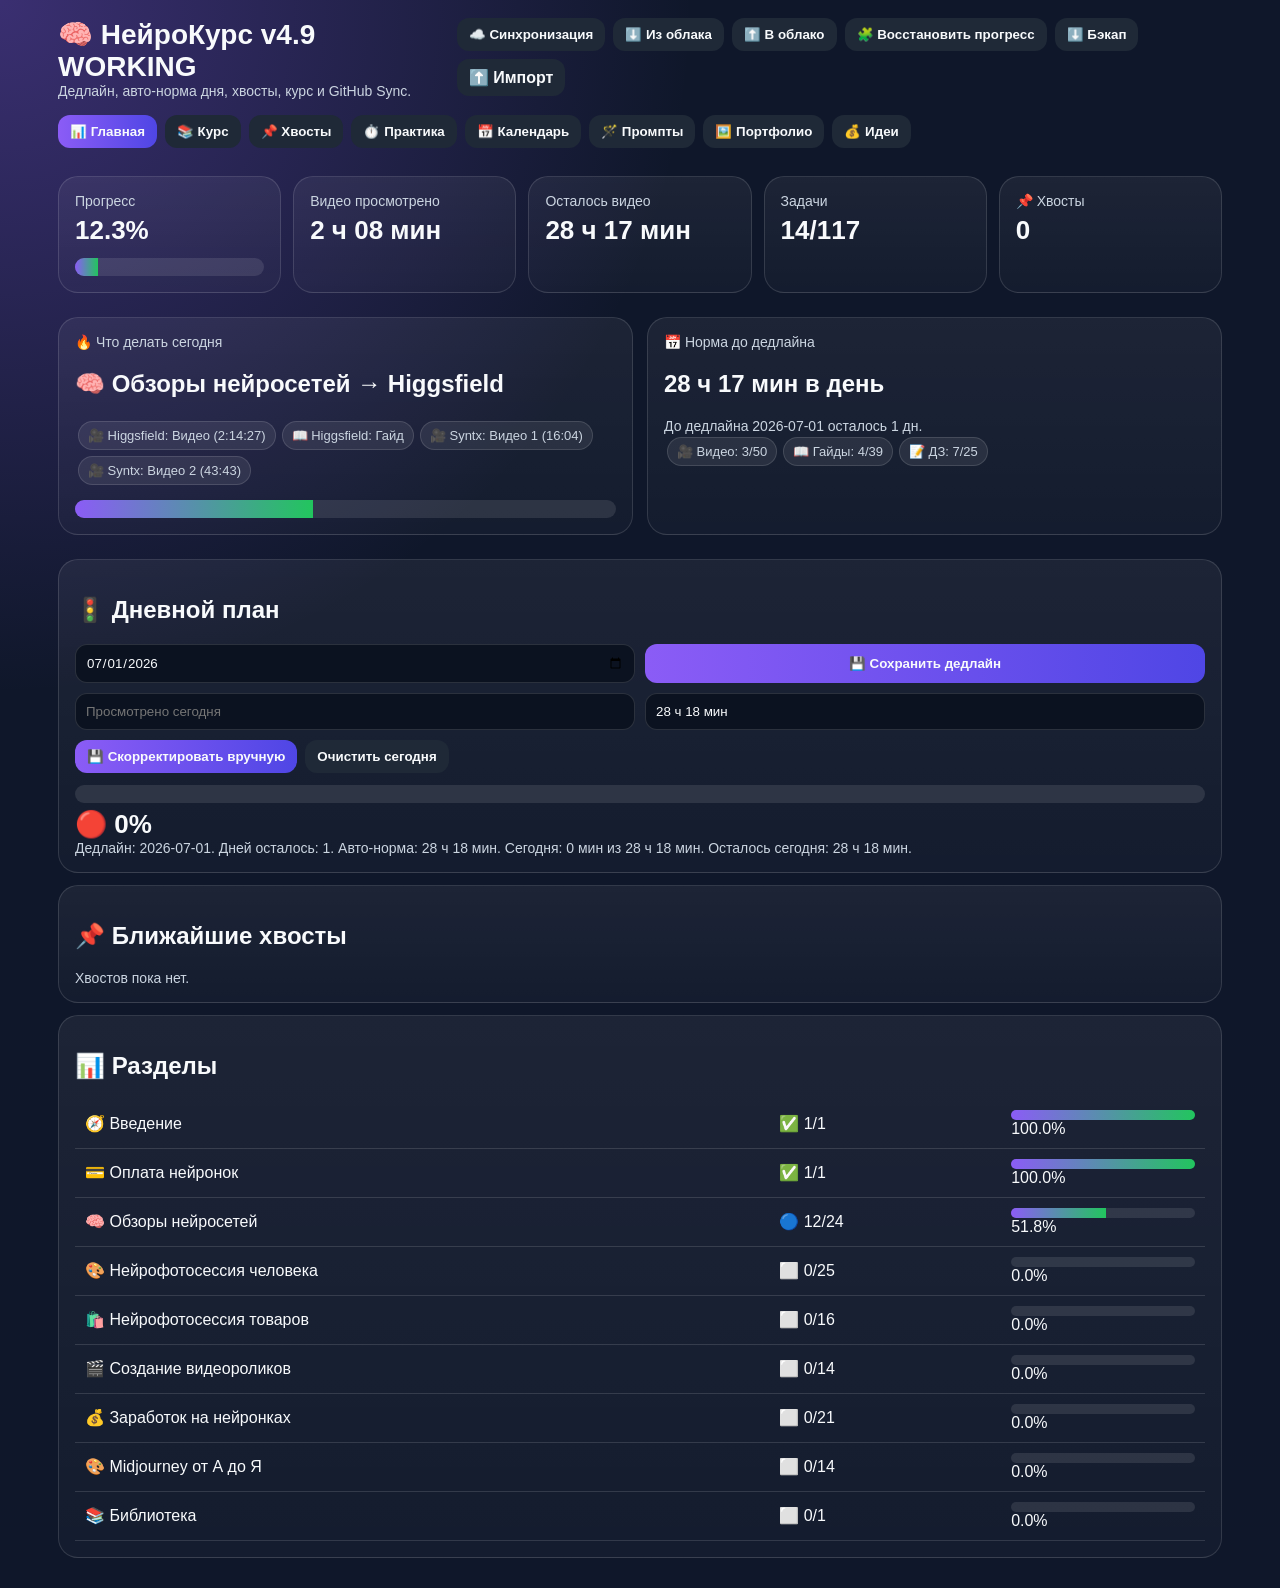
<file: index.html>
<!doctype html><html lang="ru"><head><meta charset="utf-8"><meta name="viewport" content="width=device-width,initial-scale=1"><title>НейроКурс v4.9 WORKING</title><link rel="manifest" href="manifest.json"><link rel="stylesheet" href="styles.css"></head><body><div class="app">
<div class="top"><div><h1>🧠 НейроКурс v4.9 WORKING</h1><div class="small">Дедлайн, авто-норма дня, хвосты, курс и GitHub Sync.</div></div><div class="actions"><button onclick="openSync()">☁️ Синхронизация</button><button onclick="pullCloud()">⬇️ Из облака</button><button onclick="pushCloud()">⬆️ В облако</button><button onclick="restoreKnownProgress()">🧩 Восстановить прогресс</button><button onclick="exportAll()">⬇️ Бэкап</button><label class="filelabel">⬆️ Импорт<input type="file" id="importFile" accept=".json"></label></div></div>
<div id="syncPanel" class="card hidden"><h2>☁️ GitHub Sync</h2><div class="formgrid"><input id="syncOwner" placeholder="vasiekig-droid"><input id="syncRepo" placeholder="neurocourse-tracker"><input id="syncBranch" placeholder="main"><input id="syncToken" placeholder="GitHub token"></div><div class="actions mt"><button class="primary" onclick="saveSync()">💾 Сохранить</button><button onclick="pullCloud()">⬇️ Из облака</button><button onclick="pushCloud()">⬆️ В облако</button><button onclick="syncPanel.classList.add('hidden')">Закрыть</button></div><div id="syncStatus" class="small"></div></div>
<div id="deferPanel" class="card hidden"><h2>📌 Отложить</h2><div id="deferContext" class="small"></div><div class="formgrid"><select id="modalPriority"><option>🔴 Высокий</option><option selected>🟡 Средний</option><option>🟢 Низкий</option></select><input id="modalDate" type="date"></div><textarea id="modalReason" placeholder="Причина"></textarea><button class="primary" onclick="confirmDefer()">📌 Отложить</button><button onclick="closeDefer()">Отмена</button></div>
<div class="nav"><button class="active" onclick="show('dashboard',this)">📊 Главная</button><button onclick="show('course',this)">📚 Курс</button><button onclick="show('deferred',this)">📌 Хвосты</button><button onclick="show('practice',this)">⏱️ Практика</button><button onclick="show('calendar',this)">📅 Календарь</button><button onclick="show('prompts',this)">🪄 Промпты</button><button onclick="show('portfolio',this)">🖼️ Портфолио</button><button onclick="show('ideas',this)">💰 Идеи</button></div>
<section id="dashboard"><div class="cards"><div class="card"><div class="small">Прогресс</div><div class="metric" id="overallPct">0%</div><div class="bar"><div class="fill" id="overallFill"></div></div></div><div class="card"><div class="small">Видео просмотрено</div><div class="metric" id="watchedTime">0</div></div><div class="card"><div class="small">Осталось видео</div><div class="metric" id="leftTime">0</div></div><div class="card"><div class="small">Задачи</div><div class="metric" id="taskCount">0/0</div></div><div class="card"><div class="small">📌 Хвосты</div><div class="metric" id="deferredCount">0</div></div></div>
<div class="grid"><div class="card"><div class="small">🔥 Что делать сегодня</div><h2 id="todayTitle">—</h2><div id="todayList"></div><div class="bar"><div class="fill" id="focusFill"></div></div></div><div class="card"><div class="small">📅 Норма до дедлайна</div><h2 id="dailyNeed">—</h2><div id="planText" class="small"></div><div id="typeStats"></div></div></div>
<div class="card"><h2>🚦 Дневной план</h2><div class="formgrid"><input id="deadlineInput" type="date"><button class="primary" onclick="saveDeadline()">💾 Сохранить дедлайн</button><input id="todayWatchedInput" placeholder="Просмотрено сегодня"><input id="todayPlanInput" placeholder="Норма на день"></div><div class="actions mt"><button class="primary" onclick="saveDailyManual()">💾 Скорректировать вручную</button><button onclick="clearDailyPlan()">Очистить сегодня</button></div><div class="bar"><div class="fill" id="dailyFill"></div></div><div id="trafficLight" class="metric">⚪</div><div id="dailyPlanText" class="small"></div></div>
<div class="card"><h2>📌 Ближайшие хвосты</h2><div id="dashboardDeferred"></div></div><div class="card"><h2>📊 Разделы</h2><table><tbody id="sectionTable"></tbody></table></div></section>
<section id="course" class="hidden"><input id="search" class="search" placeholder="🔎 Найти урок..."><div id="tabs" class="tabs"></div><div id="sectionBox"></div></section>
<section id="deferred" class="hidden"><div class="card"><h2>📌 Хвосты</h2><div class="formgrid"><input id="defTitle" placeholder="Задача"><select id="defPriority"><option>🔴 Высокий</option><option>🟡 Средний</option><option>🟢 Низкий</option></select><input id="defSource" placeholder="Откуда"><input id="defDate" type="date"></div><textarea id="defReason" placeholder="Причина"></textarea><button class="primary" onclick="addDeferredManual()">➕ Добавить</button><div id="deferredList"></div></div></section>
<section id="practice" class="hidden"><div class="card"><h2>⏱️ Практика</h2><div class="formgrid"><input type="date" id="prDate"><input type="number" id="prMinutes" placeholder="Минут"><input id="prTopic" placeholder="Тема"><select id="prType"><option>Промпты</option><option>Генерации</option><option>Домашка</option><option>Портфолио</option></select></div><textarea id="prNote" placeholder="Заметка"></textarea><button class="primary" onclick="addPractice()">➕ Добавить</button><div id="practiceList"></div></div></section>
<section id="calendar" class="hidden"><div class="card"><h2>📅 Календарь</h2><div id="calendarBox" class="calendar"></div></div></section>
<section id="prompts" class="hidden"><div class="card"><h2>🪄 Промпты</h2><input id="promptTitle" placeholder="Название"><input id="promptTool" placeholder="Инструмент"><textarea id="promptText" placeholder="Промпт"></textarea><button class="primary" onclick="addPrompt()">➕ Сохранить</button><div id="promptList"></div></div></section>
<section id="portfolio" class="hidden"><div class="card"><h2>🖼️ Портфолио</h2><input id="workTitle" placeholder="Название"><input id="workLink" placeholder="Ссылка"><textarea id="workNote" placeholder="Заметка"></textarea><button class="primary" onclick="addWork()">➕ Добавить</button><div id="workList"></div></div></section>
<section id="ideas" class="hidden"><div class="card"><h2>💰 Идеи</h2><input id="ideaTitle" placeholder="Идея"><textarea id="ideaNote" placeholder="Описание"></textarea><button class="primary" onclick="addIdea()">➕ Добавить</button><div id="ideaList"></div></div></section>
</div><script src="data.js"></script><script src="app.js"></script></body></html>
</file>
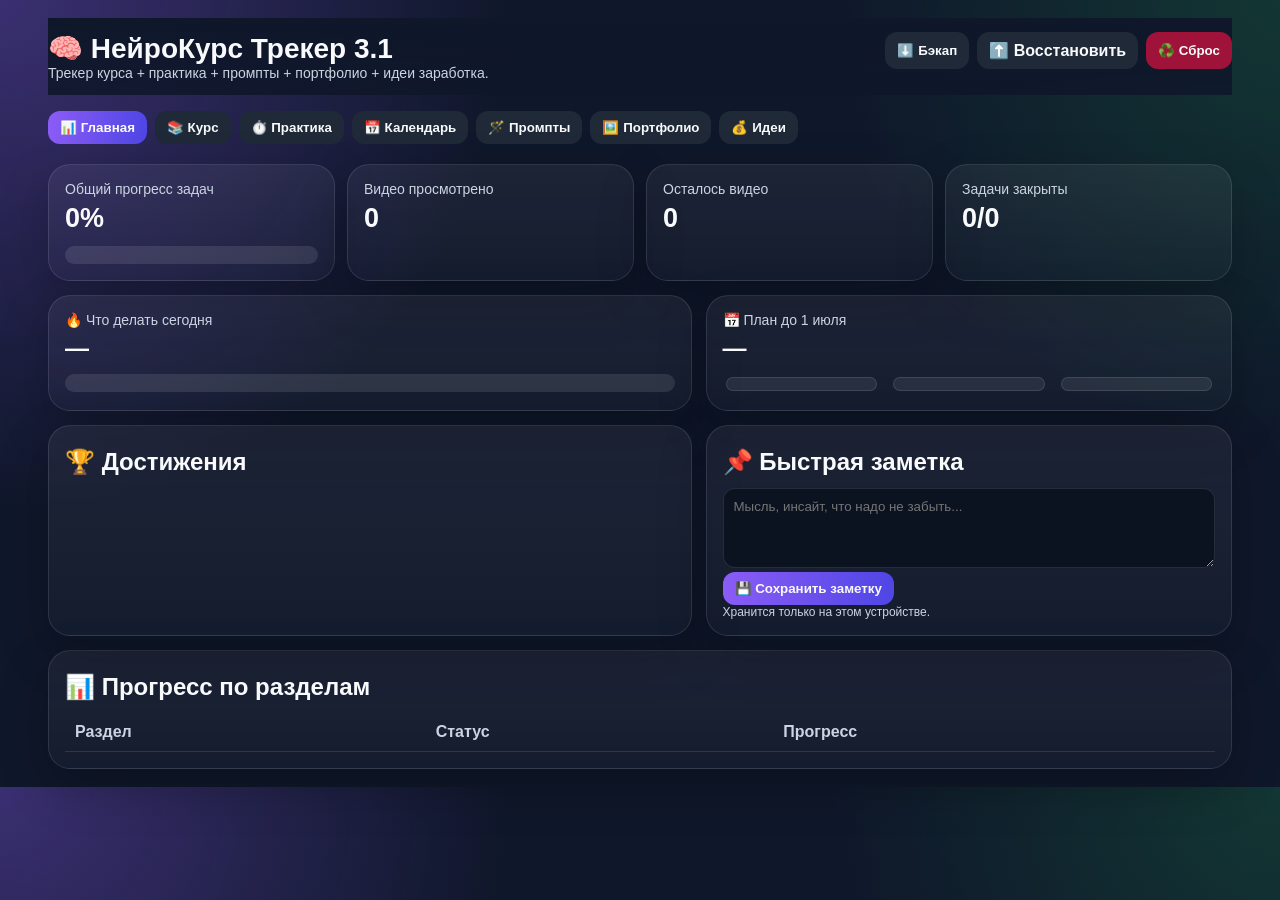
<file: neurocourse_tracker_v31/index.html>
<!doctype html>
<html lang="ru">
<head>
<meta charset="utf-8">
<meta name="viewport" content="width=device-width, initial-scale=1">
<title>НейроКурс Трекер 3.1</title>
<link rel="manifest" href="manifest.json">
<meta name="theme-color" content="#7c3aed">
<style>
:root{--bg:#0f172a;--card:#111827;--card2:#1f2937;--text:#f8fafc;--muted:#cbd5e1;--line:rgba(255,255,255,.11);--a:#8b5cf6;--b:#22c55e;--blue:#38bdf8;--orange:#f59e0b;--rose:#fb7185}
*{box-sizing:border-box} body{margin:0;font-family:Inter,Segoe UI,Arial,sans-serif;background:radial-gradient(circle at 0 0,rgba(139,92,246,.35),transparent 34%),radial-gradient(circle at 100% 0,rgba(34,197,94,.18),transparent 30%),var(--bg);color:var(--text)}
.app{max-width:1220px;margin:auto;padding:18px}.top{display:flex;justify-content:space-between;gap:12px;align-items:flex-start;position:sticky;top:0;background:linear-gradient(180deg,var(--bg),rgba(15,23,42,.88));backdrop-filter:blur(10px);z-index:10;padding:14px 0}
h1{margin:0;font-size:28px} h2{margin:6px 0 12px} h3{margin:10px 0}.small{color:var(--muted);font-size:14px}.tiny{color:var(--muted);font-size:12px}
.actions{display:flex;gap:8px;flex-wrap:wrap;justify-content:flex-end}button,.filelabel{border:0;border-radius:12px;padding:9px 12px;background:var(--card2);color:var(--text);cursor:pointer;font-weight:700}.primary{background:linear-gradient(90deg,var(--a),#4f46e5)}.good{background:#166534}.warn{background:#854d0e}.danger{background:#9f1239}input[type=file]{display:none}
.cards{display:grid;grid-template-columns:repeat(4,1fr);gap:12px;margin:12px 0}.card{background:linear-gradient(180deg,rgba(255,255,255,.06),rgba(255,255,255,.025));border:1px solid var(--line);border-radius:22px;padding:16px;box-shadow:0 18px 50px rgba(0,0,0,.24)}.metric{font-size:27px;font-weight:900;margin-top:6px}.bar{height:18px;background:rgba(255,255,255,.1);border-radius:999px;overflow:hidden;margin-top:12px}.fill{height:100%;background:linear-gradient(90deg,var(--a),var(--b));width:0%;transition:.25s}
.grid{display:grid;grid-template-columns:1.1fr .9fr;gap:14px;margin:14px 0}.triple{display:grid;grid-template-columns:repeat(3,1fr);gap:10px}.pill{display:inline-flex;gap:6px;align-items:center;background:rgba(255,255,255,.08);border:1px solid var(--line);padding:6px 9px;border-radius:999px;font-size:13px;color:var(--muted);margin:3px}
.nav{display:flex;gap:8px;overflow:auto;padding-bottom:8px;margin:16px 0 8px}.nav button.active,.tab.active{background:linear-gradient(90deg,var(--a),#4f46e5)}.tabs{display:flex;gap:8px;overflow:auto;padding-bottom:8px;margin:16px 0 8px}.tab{white-space:nowrap;border:1px solid var(--line)}
.search,input,textarea,select{border:1px solid var(--line);background:#0b1220;color:var(--text);border-radius:12px;padding:10px;font-family:inherit}.search{width:100%;font-size:15px} textarea{width:100%;min-height:80px} input[type=text], input[type=date], input[type=number]{width:100%}
.lesson{margin:14px 0}.lesson h3{margin:0 0 8px;font-size:20px}.item{display:grid;grid-template-columns:44px 1fr 120px 135px 185px;gap:10px;align-items:center;padding:10px;border:1px solid var(--line);border-radius:14px;background:rgba(255,255,255,.035);margin:7px 0}.type{font-size:22px;text-align:center}.title{font-weight:750}.duration{color:var(--muted);font-variant-numeric:tabular-nums}.status{font-weight:900}.controls{display:flex;gap:6px;flex-wrap:wrap;justify-content:flex-end}.mini{padding:6px 8px;border-radius:9px;font-size:12px}.timeInput{width:80px}
table{width:100%;border-collapse:collapse}td,th{padding:10px;border-bottom:1px solid var(--line);text-align:left;vertical-align:top}th{color:var(--muted);font-weight:700}.miniBar{height:10px;background:rgba(255,255,255,.1);border-radius:99px;overflow:hidden}.miniFill{height:100%;background:linear-gradient(90deg,var(--a),var(--b))}
.formgrid{display:grid;grid-template-columns:1fr 1fr;gap:10px}.listCard{border:1px solid var(--line);border-radius:16px;padding:12px;margin:8px 0;background:rgba(255,255,255,.035)}.row{display:flex;justify-content:space-between;gap:10px;align-items:flex-start}.calendar{display:grid;grid-template-columns:repeat(7,1fr);gap:6px}.day{min-height:62px;border:1px solid var(--line);border-radius:12px;padding:8px;background:rgba(255,255,255,.035)}.doneDay{background:rgba(34,197,94,.16);border-color:rgba(34,197,94,.45)}.today{outline:2px solid var(--a)}
.hidden{display:none}
@media(max-width:920px){.grid,.cards,.triple,.formgrid{grid-template-columns:1fr}.item{grid-template-columns:34px 1fr}.duration,.status,.controls{grid-column:2}.controls{justify-content:flex-start}.top{position:static;flex-direction:column}.calendar{grid-template-columns:repeat(2,1fr)}}
@media print{body{background:white;color:black}.top,.actions,.nav,.tabs,.controls,.search,.noPrint{display:none}.card,.item,.listCard{box-shadow:none;border:1px solid #ddd;background:white}.small,.duration,.pill,th{color:#444}}
</style>
</head>
<body>
<div class="app">
<div class="top"><div><h1>🧠 НейроКурс Трекер 3.1</h1><div class="small">Трекер курса + практика + промпты + портфолио + идеи заработка.</div></div><div class="actions"><button class="primary" id="installBtn" style="display:none">📲 Установить</button><button onclick="exportAll()">⬇️ Бэкап</button><label class="filelabel">⬆️ Восстановить<input type="file" id="importFile" accept=".json"></label><button onclick="resetData()" class="danger">♻️ Сброс</button></div></div>
<div class="nav"><button class="active" onclick="showPage('dashboard',this)">📊 Главная</button><button onclick="showPage('course',this)">📚 Курс</button><button onclick="showPage('practice',this)">⏱️ Практика</button><button onclick="showPage('calendar',this)">📅 Календарь</button><button onclick="showPage('prompts',this)">🪄 Промпты</button><button onclick="showPage('portfolio',this)">🖼️ Портфолио</button><button onclick="showPage('ideas',this)">💰 Идеи</button></div>

<section id="dashboard">
<div class="cards"><div class="card"><div class="small">Общий прогресс задач</div><div class="metric" id="overallPct">0%</div><div class="bar"><div class="fill" id="overallFill"></div></div></div><div class="card"><div class="small">Видео просмотрено</div><div class="metric" id="watchedTime">0</div></div><div class="card"><div class="small">Осталось видео</div><div class="metric" id="leftTime">0</div></div><div class="card"><div class="small">Задачи закрыты</div><div class="metric" id="taskCount">0/0</div></div></div>
<div class="grid"><div class="card"><div class="small">🔥 Что делать сегодня</div><h2 id="todayTitle">—</h2><div id="todayList"></div><div class="bar"><div class="fill" id="focusFill"></div></div></div><div class="card"><div class="small">📅 План до 1 июля</div><h2 id="dailyNeed">—</h2><div id="planText" class="small"></div><div class="triple" style="margin-top:12px"><div class="pill" id="videoStat"></div><div class="pill" id="guideStat"></div><div class="pill" id="hwStat"></div></div></div></div>
<div class="grid"><div class="card"><h2>🏆 Достижения</h2><div id="badges"></div></div><div class="card"><h2>📌 Быстрая заметка</h2><textarea id="quickNote" placeholder="Мысль, инсайт, что надо не забыть..."></textarea><button class="primary" onclick="saveNote()">💾 Сохранить заметку</button><div class="tiny">Хранится только на этом устройстве.</div></div></div>
<div class="card"><h2>📊 Прогресс по разделам</h2><table><thead><tr><th>Раздел</th><th>Статус</th><th>Прогресс</th></tr></thead><tbody id="sectionTable"></tbody></table></div>
</section>

<section id="course" class="hidden">
<input class="search" id="search" placeholder="🔎 Найти урок, гайд или домашку..."><div class="tabs" id="tabs"></div><div id="sectionBox"></div>
</section>

<section id="practice" class="hidden">
<div class="card"><h2>⏱️ Учёт практики</h2><div class="formgrid"><input type="date" id="prDate"><input type="number" id="prMinutes" placeholder="Минут практики"><input type="text" id="prTopic" placeholder="Тема, например: промпты Higgsfield"><select id="prType"><option>Промпты</option><option>Генерации</option><option>Домашка</option><option>Постобработка</option><option>Портфолио</option></select></div><textarea id="prNote" placeholder="Что получилось, что было сложно"></textarea><button class="primary" onclick="addPractice()">➕ Добавить практику</button><div id="practiceList"></div></div>
</section>

<section id="calendar" class="hidden">
<div class="card"><h2>📅 Календарь занятий</h2><div class="small">Отмечает дни, когда ты добавляла практику или закрывала задачи.</div><div id="calendarBox" class="calendar"></div></div>
</section>

<section id="prompts" class="hidden">
<div class="card"><h2>🪄 База промптов</h2><div class="formgrid"><input id="promptTitle" placeholder="Название промпта"><select id="promptTool"><option>ChatGPT</option><option>Midjourney</option><option>Higgsfield</option><option>Runway</option><option>Kling</option><option>NanaBanana</option><option>SeeDream</option><option>Другое</option></select></div><textarea id="promptText" placeholder="Текст промпта"></textarea><textarea id="promptNote" placeholder="Заметки: где сработал, что улучшить"></textarea><button class="primary" onclick="addPrompt()">➕ Сохранить промпт</button><input class="search" id="promptSearch" placeholder="🔎 Поиск по промптам" oninput="renderPrompts()"><div id="promptList"></div></div>
</section>

<section id="portfolio" class="hidden">
<div class="card"><h2>🖼️ Портфолио работ</h2><div class="formgrid"><input id="workTitle" placeholder="Название работы"><select id="workType"><option>Нейрофотосессия</option><option>Товарка</option><option>Видео</option><option>Карточка маркетплейса</option><option>Другое</option></select><input id="workLink" placeholder="Ссылка на файл/пост, если есть"><input id="workScore" type="number" min="1" max="10" placeholder="Оценка 1-10"></div><textarea id="workNote" placeholder="Что получилось, что улучшить"></textarea><button class="primary" onclick="addWork()">➕ Добавить работу</button><div id="workList"></div></div>
</section>

<section id="ideas" class="hidden">
<div class="card"><h2>💰 Идеи заработка</h2><div class="formgrid"><input id="ideaTitle" placeholder="Идея, ниша или услуга"><select id="ideaStatus"><option>Сырая идея</option><option>Интересно проверить</option><option>В работе</option><option>Готово для оффера</option></select></div><textarea id="ideaNote" placeholder="Кому продавать, что предлагать, первые шаги"></textarea><button class="primary" onclick="addIdea()">➕ Добавить идею</button><div id="ideaList"></div></div>
</section>

</div>
<script src="data.js"></script>
<script>
const KEY="neurocourse_v31_course", EXTRA="neurocourse_v31_extra";let currentSection=0;let deferredPrompt=null;
let course=JSON.parse(localStorage.getItem(KEY)||localStorage.getItem("neurocourse_pwa_progress_v2")||JSON.stringify(window.DEFAULT_COURSE));
let extra=JSON.parse(localStorage.getItem(EXTRA)||'{"practice":[],"prompts":[],"works":[],"ideas":[],"note":""}');
function save(){localStorage.setItem(KEY,JSON.stringify(course));renderAll()}function saveExtra(){localStorage.setItem(EXTRA,JSON.stringify(extra));renderAll()}
function parseTime(t){if(!t)return 0;let p=String(t).trim().split(":").map(Number);if(p.some(Number.isNaN))return 0;if(p.length===2)return p[0]*60+p[1];if(p.length===3)return p[0]*3600+p[1]*60+p[2];return 0}
function fmt(sec){sec=Math.max(0,Math.round(sec||0));let h=Math.floor(sec/3600);sec%=3600;let m=Math.floor(sec/60),s=sec%60;if(h)return `${h} ч ${String(m).padStart(2,"0")} мин`;if(m)return `${m} мин ${String(s).padStart(2,"0")} сек`;return `${s} сек`}
function icon(t){return{video:"🎥",guide:"📖",homework:"📝",star:"⭐",extra:"🎁"}[t]||"•"}function label(s){return s==="done"?"✅ Сделано":s==="progress"?"🔵 В процессе":"⬜ Не начато"}
function itemProg(i){if(i.status==="done")return 1;if((i.type==="video"||i.type==="extra")&&i.status==="progress"){let d=parseTime(i.duration),w=parseTime(i.watched||"0:00");return d?Math.min(1,w/d):.5}return i.status==="progress"?.5:0}
function stats(){let tv=0,wv=0,total=0,done=0,weighted=0,types={video:[0,0],guide:[0,0],homework:[0,0],star:[0,0],extra:[0,0]};course.forEach(s=>s.lessons.forEach(l=>l.items.forEach(i=>{total++;weighted+=itemProg(i);if(i.status==="done")done++; if(types[i.type]){types[i.type][1]++; if(i.status==="done")types[i.type][0]++} if(i.type==="video"||i.type==="extra"){let d=parseTime(i.duration);tv+=d;wv+=i.status==="done"?d:(i.status==="progress"?Math.min(d,parseTime(i.watched||"0:00")):0)}}));return{tv,wv,total,done,weighted,types}}
function sectionStats(s){let total=0,w=0,done=0;s.lessons.forEach(l=>l.items.forEach(i=>{total++;w+=itemProg(i);if(i.status==="done")done++}));return{pct:total?w/total*100:0,done,total}}
function setStatus(si,li,ii,st){let i=course[si].lessons[li].items[ii];i.status=st;if(st==="done"&&(i.type==="video"||i.type==="extra"))i.watched=i.duration;if(st==="todo")i.watched="";markToday();save()}
function updateWatched(si,li,ii,v){let i=course[si].lessons[li].items[ii];i.watched=v;i.status=parseTime(v)>=parseTime(i.duration)?"done":"progress";markToday();save()}
function todayISO(){return new Date().toISOString().slice(0,10)}function markToday(){extra.practiceDays=extra.practiceDays||{};extra.practiceDays[todayISO()]=true;localStorage.setItem(EXTRA,JSON.stringify(extra))}
function nextItems(n=4){let a=[];course.forEach((s,si)=>s.lessons.forEach((l,li)=>l.items.forEach((i,ii)=>{if(i.status!=="done"&&a.length<n)a.push({s,l,i,si,li,ii})})));return a}
function renderDashboard(){let st=stats(),pct=st.total?st.weighted/st.total*100:0;overallPct.textContent=pct.toFixed(1)+"%";overallFill.style.width=pct+"%";watchedTime.textContent=fmt(st.wv);leftTime.textContent=fmt(st.tv-st.wv);taskCount.textContent=`${st.done}/${st.total}`;videoStat.textContent=`🎥 Видео: ${st.types.video[0]}/${st.types.video[1]}`;guideStat.textContent=`📖 Гайды: ${st.types.guide[0]}/${st.types.guide[1]}`;hwStat.textContent=`📝 ДЗ: ${st.types.homework[0]+st.types.star[0]}/${st.types.homework[1]+st.types.star[1]}`;let target=new Date(new Date().getFullYear(),6,1),now=new Date(),days=Math.max(1,Math.ceil((target-now)/(86400000))),need=(st.tv-st.wv)/days;dailyNeed.textContent=`${fmt(need)} в день`;planText.textContent=`До 1 июля примерно ${days} дн. Это темп только по видео. Практику лучше делать отдельными короткими блоками.`;let items=nextItems(4);todayTitle.textContent=items[0]?`${items[0].s.section} → ${items[0].l.title}`:"Всё закрыто 🎉";todayList.innerHTML=items.map(x=>`<div class="pill">${icon(x.i.type)} ${x.l.title}: ${x.i.title}${x.i.duration?` (${x.i.duration})`:""}</div>`).join("");focusFill.style.width=items[0]?itemProg(items[0].i)*100+"%":"100%";sectionTable.innerHTML=course.map(s=>{let ss=sectionStats(s);return`<tr><td>${s.section}</td><td>${ss.done===ss.total?"✅":ss.done>0?"🔵":"⬜"} ${ss.done}/${ss.total}</td><td><div style="display:flex;gap:8px;align-items:center"><div class="miniBar" style="flex:1"><div class="miniFill" style="width:${ss.pct}%"></div></div>${ss.pct.toFixed(1)}%</div></td></tr>`}).join("");renderBadges(pct,st)}
function renderBadges(pct,st){let b=[];if(pct>=5)b.push("🌱 Первые 5%");if(pct>=10)b.push("🥉 10% курса");if(pct>=25)b.push("🥈 25% курса");if(pct>=50)b.push("🥇 Половина курса");if(st.types.video[0]>=5)b.push("🎥 5 видео");if(st.types.guide[0]>=5)b.push("📖 5 гайдов");if(extra.works.length>=1)b.push("🖼️ Первая работа");badges.innerHTML=b.length?b.map(x=>`<span class="pill">${x}</span>`).join(""):"<span class='small'>Достижения скоро появятся. Галочки уже шуршат за кулисами.</span>";quickNote.value=extra.note||""}
function renderCourse(){tabs.innerHTML="";course.forEach((s,idx)=>{let b=document.createElement("button");b.className="tab"+(idx===currentSection?" active":"");b.textContent=s.section;b.onclick=()=>{currentSection=idx;renderCourse()};tabs.appendChild(b)});let q=(search.value||"").toLowerCase().trim(),s=course[currentSection],ss=sectionStats(s);let html=`<div class="card"><h2>${s.section}</h2><div class="pill">📈 ${ss.pct.toFixed(1)}%</div>`;s.lessons.forEach((l,li)=>{let text=(l.title+" "+l.items.map(i=>i.title).join(" ")).toLowerCase();if(q&&!text.includes(q))return;html+=`<div class="lesson"><h3>${l.title}</h3>`;l.items.forEach((i,ii)=>{let isV=i.type==="video"||i.type==="extra";html+=`<div class="item"><div class="type">${icon(i.type)}</div><div><div class="title">${i.title}</div>${i.status==="progress"&&isV?`<div class="small">Просмотрено: ${i.watched||"0:00"}</div>`:""}</div><div class="duration">${i.duration||"—"}</div><div class="status">${label(i.status)}</div><div class="controls">${isV?`<input class="timeInput" value="${i.watched||""}" placeholder="мм:сс" onchange="updateWatched(${currentSection},${li},${ii},this.value)">`:""}<button class="mini" onclick="setStatus(${currentSection},${li},${ii},'todo')">⬜</button><button class="mini warn" onclick="setStatus(${currentSection},${li},${ii},'progress')">🔵</button><button class="mini good" onclick="setStatus(${currentSection},${li},${ii},'done')">✅</button></div></div>`});html+=`</div>`});sectionBox.innerHTML=html+"</div>"}
function saveNote(){extra.note=quickNote.value;saveExtra()}
function addPractice(){extra.practice.push({date:prDate.value||todayISO(),minutes:+prMinutes.value||0,topic:prTopic.value,type:prType.value,note:prNote.value});extra.practiceDays=extra.practiceDays||{};extra.practiceDays[prDate.value||todayISO()]=true;prMinutes.value=prTopic.value=prNote.value="";saveExtra()}
function renderPractice(){practiceList.innerHTML=extra.practice.slice().reverse().map((p,idx)=>`<div class="listCard"><div class="row"><b>${p.date} · ${p.type} · ${p.minutes} мин</b><button class="mini danger" onclick="extra.practice.splice(${extra.practice.length-1-idx},1);saveExtra()">Удалить</button></div><div>${p.topic||""}</div><div class="small">${p.note||""}</div></div>`).join("")}
function renderCalendar(){let d=new Date(),year=d.getFullYear(),month=d.getMonth(),first=new Date(year,month,1),last=new Date(year,month+1,0),html="";for(let i=1;i<=last.getDate();i++){let iso=new Date(year,month,i+1).toISOString().slice(0,10),cls=(extra.practiceDays&&extra.practiceDays[iso])?"day doneDay":"day";if(iso===todayISO())cls+=" today";html+=`<div class="${cls}"><b>${i}</b><br>${extra.practiceDays&&extra.practiceDays[iso]?"✅ занятие":""}</div>`}calendarBox.innerHTML=html}
function addPrompt(){extra.prompts.push({title:promptTitle.value,tool:promptTool.value,text:promptText.value,note:promptNote.value,date:todayISO()});promptTitle.value=promptText.value=promptNote.value="";saveExtra()}
function renderPrompts(){let q=(promptSearch.value||"").toLowerCase();promptList.innerHTML=extra.prompts.filter(p=>(p.title+p.tool+p.text+p.note).toLowerCase().includes(q)).slice().reverse().map((p,idx)=>`<div class="listCard"><div class="row"><b>${p.tool}: ${p.title}</b><button class="mini danger" onclick="extra.prompts.splice(${extra.prompts.length-1-idx},1);saveExtra()">Удалить</button></div><pre style="white-space:pre-wrap">${p.text||""}</pre><div class="small">${p.note||""}</div></div>`).join("")}
function addWork(){extra.works.push({title:workTitle.value,type:workType.value,link:workLink.value,score:workScore.value,note:workNote.value,date:todayISO()});workTitle.value=workLink.value=workScore.value=workNote.value="";saveExtra()}
function renderWorks(){workList.innerHTML=extra.works.slice().reverse().map((w,idx)=>`<div class="listCard"><div class="row"><b>${w.type}: ${w.title}</b><button class="mini danger" onclick="extra.works.splice(${extra.works.length-1-idx},1);saveExtra()">Удалить</button></div><div class="small">Оценка: ${w.score||"—"}/10 · ${w.date}</div>${w.link?`<div><a href="${w.link}" target="_blank" style="color:#93c5fd">Открыть ссылку</a></div>`:""}<div>${w.note||""}</div></div>`).join("")}
function addIdea(){extra.ideas.push({title:ideaTitle.value,status:ideaStatus.value,note:ideaNote.value,date:todayISO()});ideaTitle.value=ideaNote.value="";saveExtra()}
function renderIdeas(){ideaList.innerHTML=extra.ideas.slice().reverse().map((i,idx)=>`<div class="listCard"><div class="row"><b>${i.title}</b><button class="mini danger" onclick="extra.ideas.splice(${extra.ideas.length-1-idx},1);saveExtra()">Удалить</button></div><div class="pill">${i.status}</div><div>${i.note||""}</div></div>`).join("")}
function showPage(id,btn){document.querySelectorAll("section").forEach(s=>s.classList.add("hidden"));document.getElementById(id).classList.remove("hidden");document.querySelectorAll(".nav button").forEach(b=>b.classList.remove("active"));btn.classList.add("active");renderAll()}
function renderAll(){renderDashboard();renderCourse();renderPractice();renderCalendar();renderPrompts();renderWorks();renderIdeas()}
function exportAll(){let blob=new Blob([JSON.stringify({course,extra},null,2)],{type:"application/json"});let a=document.createElement("a");a.href=URL.createObjectURL(blob);a.download="neurocourse-full-backup.json";a.click()}
importFile.addEventListener("change",e=>{let f=e.target.files[0];if(!f)return;let r=new FileReader();r.onload=()=>{let data=JSON.parse(r.result);course=data.course||data;extra=data.extra||extra;localStorage.setItem(KEY,JSON.stringify(course));localStorage.setItem(EXTRA,JSON.stringify(extra));renderAll()};r.readAsText(f)})
function resetData(){if(confirm("Сбросить всё?")){localStorage.removeItem(KEY);localStorage.removeItem(EXTRA);course=JSON.parse(JSON.stringify(window.DEFAULT_COURSE));extra={practice:[],prompts:[],works:[],ideas:[],note:""};renderAll()}}
search.addEventListener("input",renderCourse);prDate.value=todayISO();
window.addEventListener("beforeinstallprompt",e=>{e.preventDefault();deferredPrompt=e;installBtn.style.display="inline-block";installBtn.onclick=async()=>{deferredPrompt.prompt();await deferredPrompt.userChoice;installBtn.style.display="none"}});
if("serviceWorker"in navigator)navigator.serviceWorker.register("./sw.js").catch(()=>{});renderAll();
</script>
</body></html>
</file>
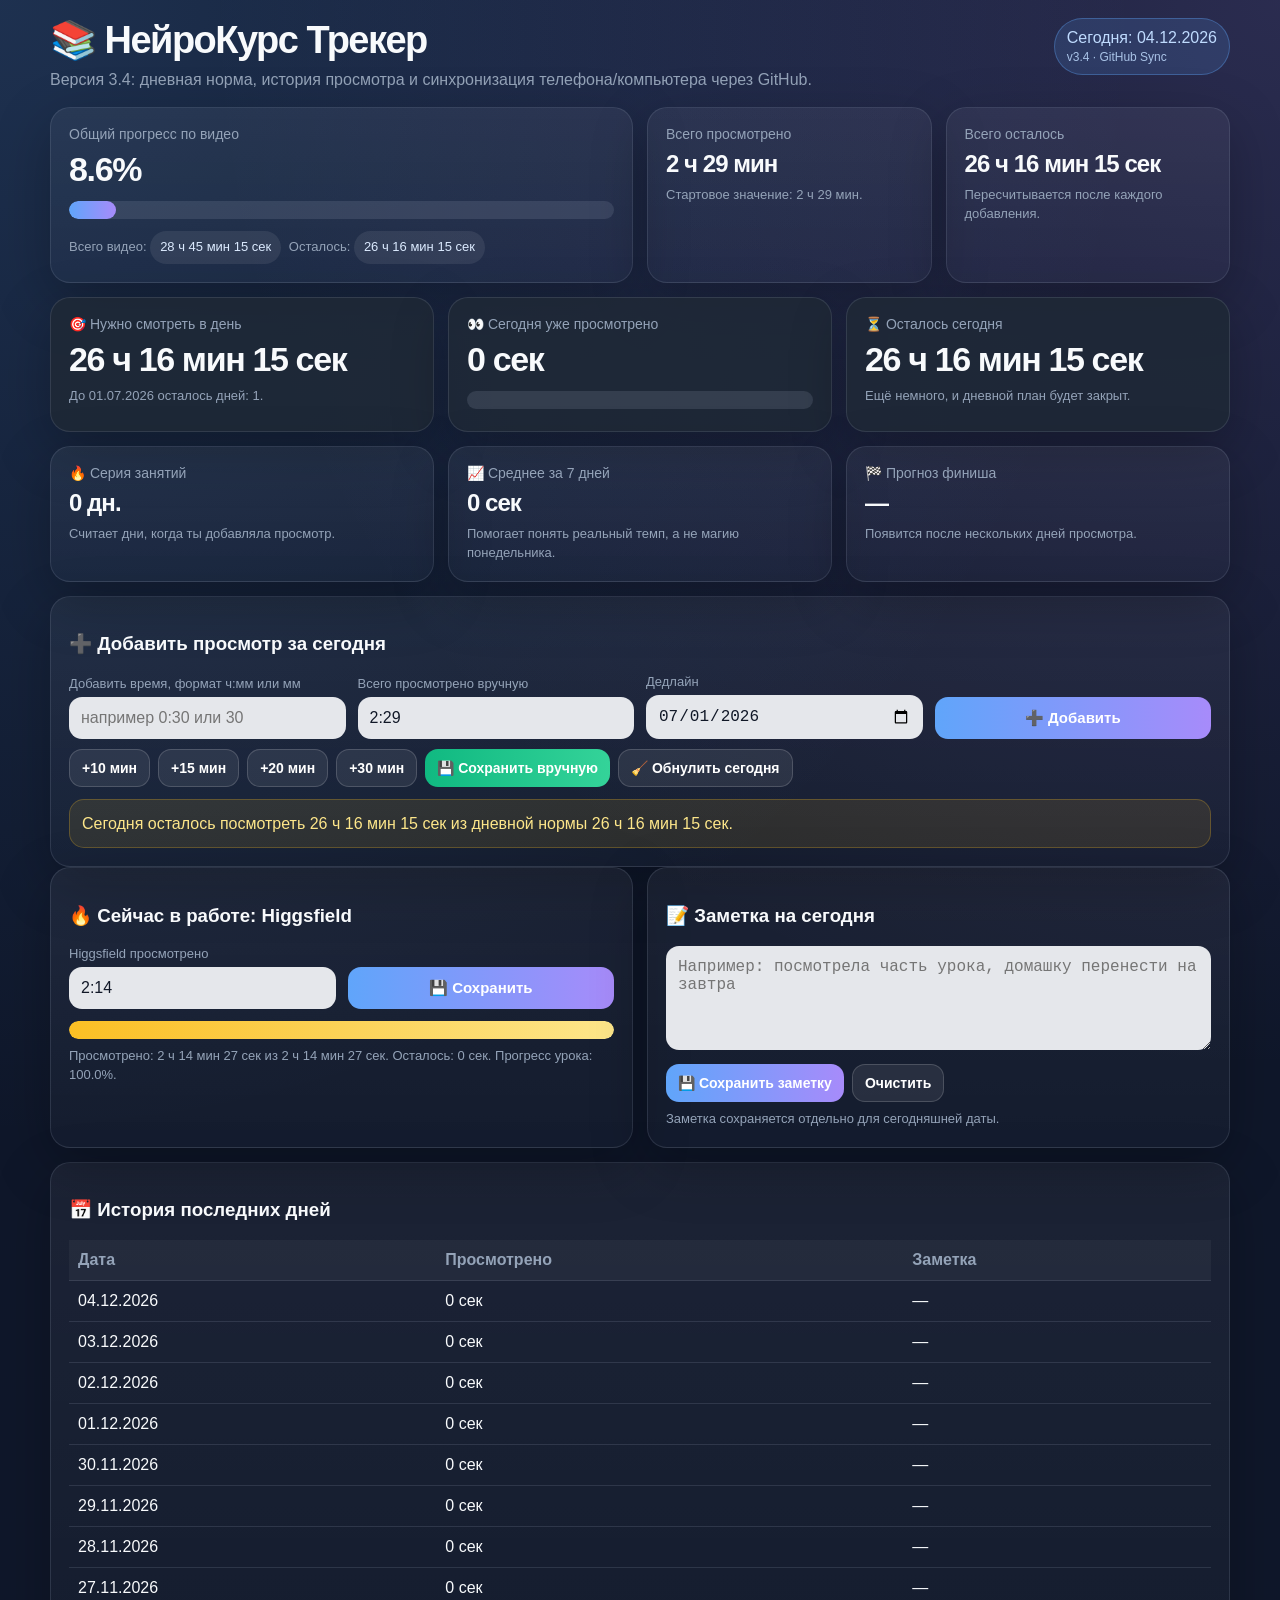
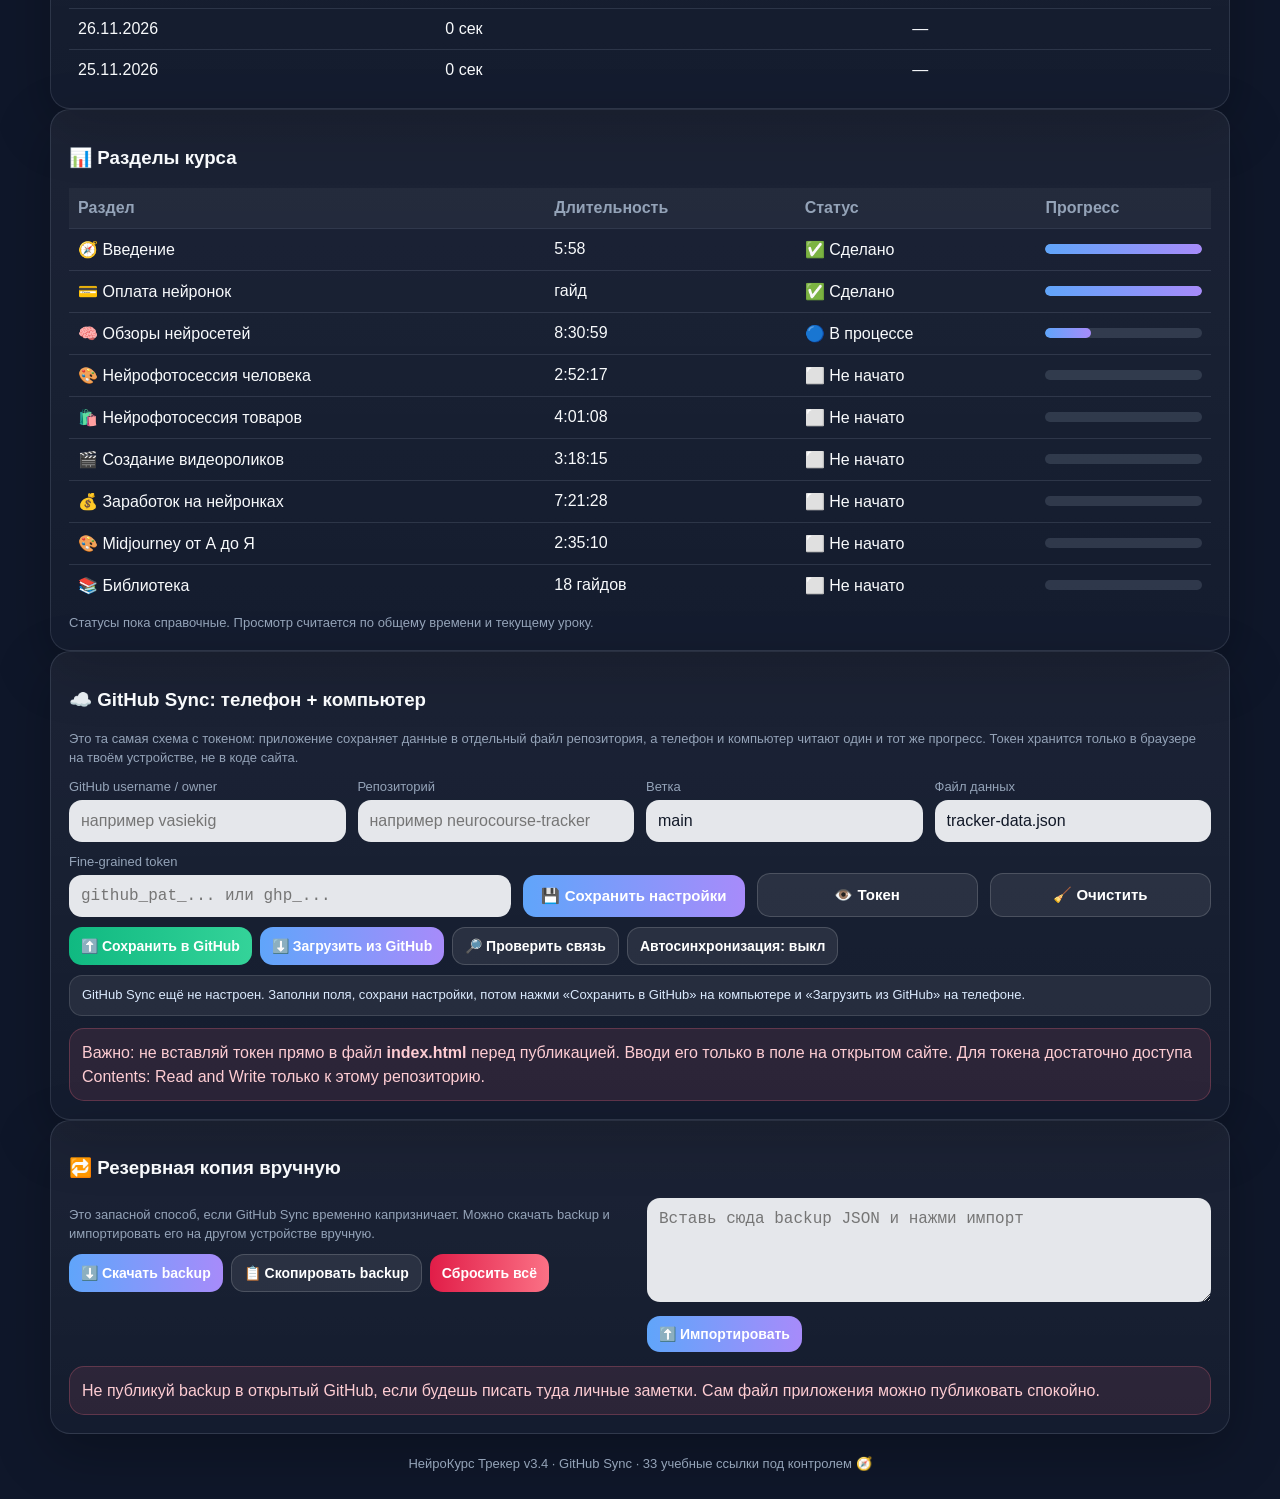
<file: neurocourse_tracker_v3_4_github_sync.html>
<!doctype html>
<html lang="ru">
<head>
<meta charset="utf-8">
<meta name="viewport" content="width=device-width, initial-scale=1">
<meta name="theme-color" content="#0f172a">
<title>НейроКурс Трекер v3.4</title>
<style>
:root{
  --bg:#0f172a;--card:#111827;--card2:#1f2937;--text:#f8fafc;--muted:#94a3b8;--line:#334155;
  --accent:#60a5fa;--accent2:#a78bfa;--good:#34d399;--warn:#fbbf24;--danger:#fb7185;--white:#ffffff;
}
*{box-sizing:border-box} html{scroll-behavior:smooth}
body{margin:0;font-family:Inter,Segoe UI,Arial,sans-serif;background:radial-gradient(circle at 0 0,rgba(96,165,250,.18),transparent 34%),radial-gradient(circle at 100% 0,rgba(167,139,250,.18),transparent 32%),var(--bg);color:var(--text);padding:18px}
.wrapper{max-width:1180px;margin:0 auto}.header{display:flex;justify-content:space-between;gap:14px;align-items:flex-start;margin-bottom:16px}
h1{margin:0 0 6px;font-size:clamp(26px,5vw,38px);letter-spacing:-.04em}.subtitle{color:var(--muted);line-height:1.45}.badge{background:rgba(96,165,250,.15);border:1px solid rgba(96,165,250,.35);padding:10px 12px;border-radius:999px;color:#bfdbfe;white-space:nowrap}
.grid{display:grid;grid-template-columns:repeat(4,1fr);gap:14px;margin-bottom:14px}.grid3{display:grid;grid-template-columns:repeat(3,1fr);gap:14px;margin-bottom:14px}.grid2{display:grid;grid-template-columns:repeat(2,1fr);gap:14px;margin-bottom:14px}
.card{background:linear-gradient(180deg,rgba(255,255,255,.055),rgba(255,255,255,.024));border:1px solid rgba(148,163,184,.18);box-shadow:0 18px 55px rgba(0,0,0,.25);border-radius:20px;padding:18px}.solid{background:rgba(31,41,55,.92)}.big{grid-column:span 2}.label{color:var(--muted);font-size:14px;margin-bottom:8px}.value{font-size:clamp(25px,4vw,34px);font-weight:850;letter-spacing:-.04em}.value.small{font-size:24px}.hint{color:var(--muted);font-size:13px;margin-top:8px;line-height:1.45}.progress{height:18px;background:rgba(148,163,184,.18);border-radius:999px;overflow:hidden;margin:12px 0 4px}.fill{height:100%;width:0%;background:linear-gradient(90deg,var(--accent),var(--accent2));border-radius:999px;transition:.25s}.fill.good{background:linear-gradient(90deg,var(--good),#86efac)}.fill.warn{background:linear-gradient(90deg,var(--warn),#fde68a)}.fill.danger{background:linear-gradient(90deg,var(--danger),#fda4af)}
.controls{display:grid;grid-template-columns:repeat(4,1fr);gap:12px;align-items:end}.field label{display:block;color:var(--muted);font-size:13px;margin-bottom:6px}input,textarea,select{width:100%;padding:12px;border:none;border-radius:13px;background:#e5e7eb;color:#111827;font-size:16px}textarea{min-height:104px;resize:vertical}button{padding:12px 14px;border:none;border-radius:13px;cursor:pointer;background:linear-gradient(90deg,var(--accent),var(--accent2));color:white;font-weight:760;font-size:15px}button:hover{filter:brightness(1.05)}.ghost{background:rgba(255,255,255,.08);border:1px solid rgba(255,255,255,.16)}.goodBtn{background:linear-gradient(90deg,#10b981,#34d399)}.dangerBtn{background:linear-gradient(90deg,#e11d48,#fb7185)}.quick{display:flex;flex-wrap:wrap;gap:8px;margin-top:10px}.quick button{padding:10px 12px;font-size:14px}
table{width:100%;border-collapse:collapse;margin-top:6px}th,td{padding:11px 9px;border-bottom:1px solid rgba(148,163,184,.18);text-align:left;vertical-align:middle}th{color:var(--muted);font-weight:650;background:rgba(255,255,255,.04)}tr:last-child td{border-bottom:none}.status{white-space:nowrap}.mini{height:10px;background:rgba(148,163,184,.2);border-radius:999px;overflow:hidden}.mini span{display:block;height:100%;background:linear-gradient(90deg,var(--accent),var(--accent2));border-radius:999px}.note{margin-top:12px;padding:12px;border-radius:15px;background:rgba(251,191,36,.1);border:1px solid rgba(251,191,36,.25);color:#fde68a;line-height:1.45}.ok{background:rgba(52,211,153,.1);border-color:rgba(52,211,153,.25);color:#bbf7d0}.bad{background:rgba(251,113,133,.1);border-color:rgba(251,113,133,.25);color:#fecdd3}.pill{display:inline-flex;align-items:center;gap:6px;padding:7px 10px;border-radius:999px;background:rgba(255,255,255,.08);color:#dbeafe;font-size:13px;margin:4px 4px 0 0}.syncStatus{padding:10px 12px;border-radius:13px;background:rgba(255,255,255,.07);border:1px solid rgba(255,255,255,.12);color:#dbeafe;margin-top:10px;font-size:13px;line-height:1.45}.secret{font-family:monospace}.footer{color:var(--muted);font-size:13px;text-align:center;margin:22px 0 8px}
@media(max-width:900px){body{padding:12px}.grid,.grid3,.grid2,.controls{grid-template-columns:1fr}.big{grid-column:span 1}.header{flex-direction:column}.badge{white-space:normal}.card{padding:15px}table{font-size:14px}th,td{padding:9px 6px}.hideMobile{display:none}}
</style>
</head>
<body>
<div class="wrapper">
  <div class="header">
    <div><h1>📚 НейроКурс Трекер</h1><div class="subtitle">Версия 3.4: дневная норма, история просмотра и синхронизация телефона/компьютера через GitHub.</div></div>
    <div class="badge"><div id="todayBadge">Сегодня</div><div style="font-size:12px;margin-top:3px;opacity:.85">v3.4 · GitHub Sync</div></div>
  </div>

  <div class="grid">
    <div class="card big">
      <div class="label">Общий прогресс по видео</div><div class="value" id="overallPct">0%</div>
      <div class="progress"><div id="overallFill" class="fill"></div></div><div class="hint" id="overallHint"></div>
    </div>
    <div class="card"><div class="label">Всего просмотрено</div><div class="value small" id="watchedTotalLabel">0 мин</div><div class="hint">Стартовое значение: 2 ч 29 мин.</div></div>
    <div class="card"><div class="label">Всего осталось</div><div class="value small" id="remainingTotalLabel">0 мин</div><div class="hint">Пересчитывается после каждого добавления.</div></div>
  </div>

  <div class="grid3">
    <div class="card solid"><div class="label">🎯 Нужно смотреть в день</div><div class="value" id="dailyNeedLabel">0 мин</div><div class="hint" id="daysLeftLabel"></div></div>
    <div class="card solid"><div class="label">👀 Сегодня уже просмотрено</div><div class="value" id="todayWatchedLabel">0 мин</div><div class="progress"><div id="todayFill" class="fill good"></div></div></div>
    <div class="card solid"><div class="label">⏳ Осталось сегодня</div><div class="value" id="todayRemainingLabel">0 мин</div><div class="hint" id="todayMood"></div></div>
  </div>

  <div class="grid3">
    <div class="card"><div class="label">🔥 Серия занятий</div><div class="value small" id="streakLabel">0 дней</div><div class="hint">Считает дни, когда ты добавляла просмотр.</div></div>
    <div class="card"><div class="label">📈 Среднее за 7 дней</div><div class="value small" id="avg7Label">0 мин</div><div class="hint">Помогает понять реальный темп, а не магию понедельника.</div></div>
    <div class="card"><div class="label">🏁 Прогноз финиша</div><div class="value small" id="forecastLabel">—</div><div class="hint" id="forecastHint">По твоему среднему темпу.</div></div>
  </div>

  <div class="card">
    <h3>➕ Добавить просмотр за сегодня</h3>
    <div class="controls">
      <div class="field"><label>Добавить время, формат ч:мм или мм</label><input id="addInput" placeholder="например 0:30 или 30"></div>
      <div class="field"><label>Всего просмотрено вручную</label><input id="totalWatchedInput" placeholder="например 2:29"></div>
      <div class="field"><label>Дедлайн</label><input id="deadlineInput" type="date"></div>
      <button onclick="addWatched()">➕ Добавить</button>
    </div>
    <div class="quick">
      <button class="ghost" onclick="quickAdd(10)">+10 мин</button><button class="ghost" onclick="quickAdd(15)">+15 мин</button><button class="ghost" onclick="quickAdd(20)">+20 мин</button><button class="ghost" onclick="quickAdd(30)">+30 мин</button><button class="goodBtn" onclick="saveManual()">💾 Сохранить вручную</button><button class="ghost" onclick="resetToday()">🧹 Обнулить сегодня</button>
    </div>
    <div class="note" id="saveNote">Добавь просмотр, и трекер сам прибавит его к сегодняшнему дню и общему прогрессу.</div>
  </div>

  <div class="grid2">
    <div class="card">
      <h3>🔥 Сейчас в работе: Higgsfield</h3>
      <div class="controls" style="grid-template-columns:1fr 1fr">
        <div class="field"><label>Higgsfield просмотрено</label><input id="higgsInput" placeholder="например 59:15"></div>
        <button onclick="saveHiggs()">💾 Сохранить</button>
      </div>
      <div class="progress"><div id="higgsFill" class="fill warn"></div></div><div class="hint" id="higgsInfo"></div>
    </div>
    <div class="card">
      <h3>📝 Заметка на сегодня</h3>
      <textarea id="todayNote" placeholder="Например: посмотрела часть урока, домашку перенести на завтра"></textarea>
      <div class="quick"><button onclick="saveNote()">💾 Сохранить заметку</button><button class="ghost" onclick="clearNote()">Очистить</button></div>
      <div class="hint">Заметка сохраняется отдельно для сегодняшней даты.</div>
    </div>
  </div>

  <div class="card">
    <h3>📅 История последних дней</h3>
    <table><thead><tr><th>Дата</th><th>Просмотрено</th><th class="hideMobile">Заметка</th></tr></thead><tbody id="historyBody"></tbody></table>
  </div>

  <div class="card">
    <h3>📊 Разделы курса</h3>
    <table>
      <thead><tr><th>Раздел</th><th>Длительность</th><th>Статус</th><th>Прогресс</th></tr></thead>
      <tbody id="sectionsBody"></tbody>
    </table>
    <div class="hint">Статусы пока справочные. Просмотр считается по общему времени и текущему уроку.</div>
  </div>


  <div class="card">
    <h3>☁️ GitHub Sync: телефон + компьютер</h3>
    <div class="hint">Это та самая схема с токеном: приложение сохраняет данные в отдельный файл репозитория, а телефон и компьютер читают один и тот же прогресс. Токен хранится только в браузере на твоём устройстве, не в коде сайта.</div>
    <div class="controls" style="margin-top:12px">
      <div class="field"><label>GitHub username / owner</label><input id="ghOwner" placeholder="например vasiekig"></div>
      <div class="field"><label>Репозиторий</label><input id="ghRepo" placeholder="например neurocourse-tracker"></div>
      <div class="field"><label>Ветка</label><input id="ghBranch" placeholder="main"></div>
      <div class="field"><label>Файл данных</label><input id="ghPath" placeholder="tracker-data.json"></div>
    </div>
    <div class="controls" style="grid-template-columns:2fr 1fr 1fr 1fr;margin-top:12px">
      <div class="field"><label>Fine-grained token</label><input id="ghToken" class="secret" type="password" placeholder="github_pat_... или ghp_..."></div>
      <button onclick="saveGithubSettings()">💾 Сохранить настройки</button>
      <button class="ghost" onclick="toggleTokenVisibility()">👁️ Токен</button>
      <button class="ghost" onclick="clearGithubSettings()">🧹 Очистить</button>
    </div>
    <div class="quick">
      <button class="goodBtn" onclick="githubSave()">⬆️ Сохранить в GitHub</button>
      <button onclick="githubLoad()">⬇️ Загрузить из GitHub</button>
      <button class="ghost" onclick="githubStatusCheck()">🔎 Проверить связь</button>
      <button class="ghost" onclick="toggleAutoSync()" id="autoSyncBtn">Автосинхронизация: выкл</button>
    </div>
    <div class="syncStatus" id="syncStatus">GitHub Sync ещё не настроен. Заполни поля, сохрани настройки, потом нажми «Сохранить в GitHub» на компьютере и «Загрузить из GitHub» на телефоне.</div>
    <div class="note bad">Важно: не вставляй токен прямо в файл <b>index.html</b> перед публикацией. Вводи его только в поле на открытом сайте. Для токена достаточно доступа Contents: Read and Write только к этому репозиторию.</div>
  </div>

  <div class="card">
    <h3>🔁 Резервная копия вручную</h3>
    <div class="grid2">
      <div>
        <div class="hint">Это запасной способ, если GitHub Sync временно капризничает. Можно скачать backup и импортировать его на другом устройстве вручную.</div>
        <div class="quick"><button onclick="downloadBackup()">⬇️ Скачать backup</button><button class="ghost" onclick="copyBackup()">📋 Скопировать backup</button><button class="dangerBtn" onclick="factoryReset()">Сбросить всё</button></div>
      </div>
      <div>
        <textarea id="importBox" placeholder="Вставь сюда backup JSON и нажми импорт"></textarea>
        <div class="quick"><button onclick="importBackup()">⬆️ Импортировать</button></div>
      </div>
    </div>
    <div class="note bad">Не публикуй backup в открытый GitHub, если будешь писать туда личные заметки. Сам файл приложения можно публиковать спокойно.</div>
  </div>

  <div class="footer">НейроКурс Трекер v3.4 · GitHub Sync · 33 учебные ссылки под контролем 🧭</div>
</div>
<script>
const COURSE_TOTAL = toSec('28:45:15');
const DEFAULT_TOTAL_WATCHED = toSec('2:29:00');
const HIGGS_TOTAL = toSec('2:14:27');
const todayKey = localDateKey(new Date());
const sections = [
  ['🧭 Введение','5:58','✅ Сделано',100],['💳 Оплата нейронок','гайд','✅ Сделано',100],['🧠 Обзоры нейросетей','8:30:59','🔵 В процессе',29.2],['🎨 Нейрофотосессия человека','2:52:17','⬜ Не начато',0],['🛍️ Нейрофотосессия товаров','4:01:08','⬜ Не начато',0],['🎬 Создание видеороликов','3:18:15','⬜ Не начато',0],['💰 Заработок на нейронках','7:21:28','⬜ Не начато',0],['🎨 Midjourney от А до Я','2:35:10','⬜ Не начато',0],['📚 Библиотека','18 гайдов','⬜ Не начато',0]
];
function localDateKey(d){const y=d.getFullYear();const m=String(d.getMonth()+1).padStart(2,'0');const day=String(d.getDate()).padStart(2,'0');return `${y}-${m}-${day}`}
function toSec(t){if(!t)return 0;t=String(t).trim().replace(',', '.');if(/^\d+$/.test(t))return Number(t)*60;let p=t.split(':').map(Number);if(p.some(isNaN))return 0;if(p.length===2)return p[0]*3600+p[1]*60;if(p.length===3)return p[0]*3600+p[1]*60+p[2];return 0}
function fmt(sec){sec=Math.max(0,Math.round(sec));let h=Math.floor(sec/3600),m=Math.floor((sec%3600)/60),s=sec%60;if(h>0&&s>0)return `${h} ч ${m} мин ${s} сек`;if(h>0)return `${h} ч ${m} мин`;if(m>0)return `${m} мин`;return `${s} сек`}
function hm(sec){sec=Math.max(0,Math.round(sec));let h=Math.floor(sec/3600),m=Math.floor((sec%3600)/60);return `${h}:${String(m).padStart(2,'0')}`}
function pct(a,b){return b?Math.min(100,Math.max(0,a/b*100)):0}
function daysUntil(deadline){const now=new Date();const start=new Date(now.getFullYear(),now.getMonth(),now.getDate());const end=new Date(deadline+'T00:00:00');return Math.max(1,Math.ceil((end-start)/86400000)+1)}
function getDeadline(){return localStorage.getItem('deadline')||'2026-07-01'}
function getTodayWatched(){return Number(localStorage.getItem('day_'+todayKey)||0)}
function getTotalWatched(){return Number(localStorage.getItem('totalWatchedSec')||DEFAULT_TOTAL_WATCHED)}
function getHiggsWatched(){return Number(localStorage.getItem('higgsWatchedSec')||toSec('59:15'))}
function setDay(date,sec){localStorage.setItem('day_'+date, String(Math.max(0,sec)))}
function getNote(date){return localStorage.getItem('note_'+date)||''}
function getLastNDates(n){const out=[];const d=new Date();for(let i=0;i<n;i++){const x=new Date(d);x.setDate(d.getDate()-i);out.push(localDateKey(x))}return out}
function renderSections(){document.getElementById('sectionsBody').innerHTML=sections.map(s=>`<tr><td>${s[0]}</td><td>${s[1]}</td><td class="status">${s[2]}</td><td><div class="mini"><span style="width:${s[3]}%"></span></div></td></tr>`).join('')}
function calcStreak(){let streak=0;const d=new Date();for(let i=0;i<365;i++){const x=new Date(d);x.setDate(d.getDate()-i);if(Number(localStorage.getItem('day_'+localDateKey(x))||0)>0)streak++;else break}return streak}
function avg7(){const dates=getLastNDates(7);return dates.reduce((sum,k)=>sum+Number(localStorage.getItem('day_'+k)||0),0)/7}
function forecastFinish(remaining){const avg=avg7();if(avg<=0)return null;const days=Math.ceil(remaining/avg);const d=new Date();d.setDate(d.getDate()+days);return {days,date:d}}
function renderHistory(){const rows=getLastNDates(10).map(k=>{const sec=Number(localStorage.getItem('day_'+k)||0);const note=getNote(k);return `<tr><td>${new Date(k+'T00:00:00').toLocaleDateString('ru-RU')}</td><td>${fmt(sec)}</td><td class="hideMobile">${note?escapeHtml(note):'—'}</td></tr>`}).join('');document.getElementById('historyBody').innerHTML=rows}
function escapeHtml(str){return String(str).replace(/[&<>'"]/g,c=>({'&':'&amp;','<':'&lt;','>':'&gt;',"'":'&#039;','"':'&quot;'}[c]))}
function render(){const deadline=getDeadline();const totalWatched=Math.min(COURSE_TOTAL,getTotalWatched());const remaining=Math.max(0,COURSE_TOTAL-totalWatched);const days=daysUntil(deadline);const dailyNeed=remaining/days;const todayWatched=getTodayWatched();const todayRemaining=Math.max(0,dailyNeed-todayWatched);const todayPercent=pct(todayWatched,dailyNeed);const overallPercent=pct(totalWatched,COURSE_TOTAL);const higgsWatched=Math.min(HIGGS_TOTAL,getHiggsWatched());const higgsPercent=pct(higgsWatched,HIGGS_TOTAL);document.getElementById('todayBadge').innerText=`Сегодня: ${new Date().toLocaleDateString('ru-RU')}`;document.getElementById('overallPct').innerText=overallPercent.toFixed(1)+'%';document.getElementById('overallFill').style.width=overallPercent+'%';document.getElementById('overallHint').innerHTML=`Всего видео: <span class="pill">${fmt(COURSE_TOTAL)}</span> Осталось: <span class="pill">${fmt(remaining)}</span>`;document.getElementById('watchedTotalLabel').innerText=fmt(totalWatched);document.getElementById('remainingTotalLabel').innerText=fmt(remaining);document.getElementById('dailyNeedLabel').innerText=fmt(dailyNeed);document.getElementById('daysLeftLabel').innerText=`До ${new Date(deadline+'T00:00:00').toLocaleDateString('ru-RU')} осталось дней: ${days}.`;document.getElementById('todayWatchedLabel').innerText=fmt(todayWatched);document.getElementById('todayFill').style.width=Math.min(100,todayPercent)+'%';document.getElementById('todayRemainingLabel').innerText=todayRemaining>0?fmt(todayRemaining):'норма закрыта ✅';document.getElementById('todayMood').innerText=todayRemaining>0?'Ещё немного, и дневной план будет закрыт.':'Сегодняшний план выполнен. Можно спокойно переключаться на домашку или отдых.';document.getElementById('totalWatchedInput').value=hm(totalWatched);document.getElementById('deadlineInput').value=deadline;document.getElementById('higgsInput').value=hm(higgsWatched);document.getElementById('higgsFill').style.width=higgsPercent+'%';document.getElementById('higgsInfo').innerText=`Просмотрено: ${fmt(higgsWatched)} из ${fmt(HIGGS_TOTAL)}. Осталось: ${fmt(HIGGS_TOTAL-higgsWatched)}. Прогресс урока: ${higgsPercent.toFixed(1)}%.`;document.getElementById('todayNote').value=getNote(todayKey);document.getElementById('streakLabel').innerText=calcStreak()+' дн.';document.getElementById('avg7Label').innerText=fmt(avg7());const f=forecastFinish(remaining);document.getElementById('forecastLabel').innerText=f?f.date.toLocaleDateString('ru-RU'):'—';document.getElementById('forecastHint').innerText=f?`Если держать средний темп, финиш примерно через ${f.days} дн.`:'Появится после нескольких дней просмотра.';const note=document.getElementById('saveNote');note.className='note '+(todayRemaining<=0?'ok':'');note.innerText=todayRemaining<=0?'Дневная норма закрыта. Отличная галочка в журнале ✅':`Сегодня осталось посмотреть ${fmt(todayRemaining)} из дневной нормы ${fmt(dailyNeed)}.`;renderHistory();renderSections()}
function addWatched(){const add=toSec(document.getElementById('addInput').value);if(add<=0){alert('Введи время, например 15 или 0:15');return}setDay(todayKey,getTodayWatched()+add);localStorage.setItem('totalWatchedSec',String(Math.min(COURSE_TOTAL,getTotalWatched()+add)));document.getElementById('addInput').value='';render();scheduleAutoSync()}
function quickAdd(min){document.getElementById('addInput').value=String(min);addWatched()}
function saveManual(){const manual=toSec(document.getElementById('totalWatchedInput').value);if(manual>0)localStorage.setItem('totalWatchedSec',String(Math.min(COURSE_TOTAL,manual)));localStorage.setItem('deadline',document.getElementById('deadlineInput').value||'2026-07-01');render();scheduleAutoSync()}
function saveHiggs(){const sec=toSec(document.getElementById('higgsInput').value);localStorage.setItem('higgsWatchedSec',String(Math.min(HIGGS_TOTAL,sec)));render();scheduleAutoSync()}
function resetToday(){if(confirm('Обнулить просмотр за сегодня?')){setDay(todayKey,0);render();scheduleAutoSync()}}
function saveNote(){localStorage.setItem('note_'+todayKey,document.getElementById('todayNote').value||'');render();scheduleAutoSync()}
function clearNote(){localStorage.removeItem('note_'+todayKey);render();scheduleAutoSync()}
function collectData(){const data={version:'3.4',app:'neurocourse-tracker',exportedAt:new Date().toISOString(),items:{}};for(let i=0;i<localStorage.length;i++){const k=localStorage.key(i);if(k&&(/^(day_|note_|totalWatchedSec|deadline|higgsWatchedSec)/.test(k)))data.items[k]=localStorage.getItem(k)}return data}
function downloadBackup(){const blob=new Blob([JSON.stringify(collectData(),null,2)],{type:'application/json'});const a=document.createElement('a');a.href=URL.createObjectURL(blob);a.download='neurocourse-tracker-backup.json';a.click();URL.revokeObjectURL(a.href)}
async function copyBackup(){const text=JSON.stringify(collectData(),null,2);try{await navigator.clipboard.writeText(text);alert('Backup скопирован.')}catch(e){document.getElementById('importBox').value=text;alert('Не получилось скопировать автоматически, я вывел backup в поле импорта.')}}
function importDataObject(data){if(!data||!data.items)throw new Error('bad-data');Object.entries(data.items).forEach(([k,v])=>localStorage.setItem(k,String(v)));render()}
function importBackup(){try{const raw=document.getElementById('importBox').value.trim();const data=JSON.parse(raw);importDataObject(data);document.getElementById('importBox').value='';scheduleAutoSync();alert('Данные импортированы.')}catch(e){alert('Не удалось импортировать. Проверь, что вставлен backup JSON целиком.')}}
function factoryReset(){if(confirm('Точно сбросить все данные трекера на этом устройстве?')){Object.keys(localStorage).filter(k=>/^(day_|note_|totalWatchedSec|deadline|higgsWatchedSec)/.test(k)).forEach(k=>localStorage.removeItem(k));render();scheduleAutoSync()}}

const GH_KEYS = {owner:'gh_owner',repo:'gh_repo',branch:'gh_branch',path:'gh_path',token:'gh_token',auto:'gh_autoSync',last:'gh_lastSync'};
let autoSyncTimer = null;
function statusMsg(text,kind='info'){const el=document.getElementById('syncStatus');if(!el)return;el.textContent=text;el.style.borderColor=kind==='bad'?'rgba(251,113,133,.45)':kind==='ok'?'rgba(52,211,153,.45)':'rgba(255,255,255,.12)';el.style.color=kind==='bad'?'#fecdd3':kind==='ok'?'#bbf7d0':'#dbeafe'}
function getGhConfig(){return {owner:localStorage.getItem(GH_KEYS.owner)||'',repo:localStorage.getItem(GH_KEYS.repo)||'',branch:localStorage.getItem(GH_KEYS.branch)||'main',path:localStorage.getItem(GH_KEYS.path)||'tracker-data.json',token:localStorage.getItem(GH_KEYS.token)||''}}
function fillGithubSettings(){const c=getGhConfig();document.getElementById('ghOwner').value=c.owner;document.getElementById('ghRepo').value=c.repo;document.getElementById('ghBranch').value=c.branch;document.getElementById('ghPath').value=c.path;document.getElementById('ghToken').value=c.token;updateAutoButton();const last=localStorage.getItem(GH_KEYS.last);if(c.owner&&c.repo&&c.token)statusMsg('GitHub Sync настроен. Последняя синхронизация: '+(last?new Date(last).toLocaleString('ru-RU'):'ещё не было')+'.','ok')}
function saveGithubSettings(){localStorage.setItem(GH_KEYS.owner,document.getElementById('ghOwner').value.trim());localStorage.setItem(GH_KEYS.repo,document.getElementById('ghRepo').value.trim());localStorage.setItem(GH_KEYS.branch,document.getElementById('ghBranch').value.trim()||'main');localStorage.setItem(GH_KEYS.path,document.getElementById('ghPath').value.trim()||'tracker-data.json');localStorage.setItem(GH_KEYS.token,document.getElementById('ghToken').value.trim());fillGithubSettings();statusMsg('Настройки GitHub сохранены в этом браузере. Теперь можно сохранить данные в GitHub.','ok')}
function clearGithubSettings(){if(confirm('Очистить GitHub-настройки и токен в этом браузере?')){Object.values(GH_KEYS).forEach(k=>localStorage.removeItem(k));fillGithubSettings();statusMsg('GitHub-настройки очищены на этом устройстве.','info')}}
function toggleTokenVisibility(){const el=document.getElementById('ghToken');el.type=el.type==='password'?'text':'password'}
function updateAutoButton(){const on=localStorage.getItem(GH_KEYS.auto)==='1';const b=document.getElementById('autoSyncBtn');if(b)b.textContent='Автосинхронизация: '+(on?'вкл':'выкл')}
function toggleAutoSync(){const on=localStorage.getItem(GH_KEYS.auto)==='1';localStorage.setItem(GH_KEYS.auto,on?'0':'1');updateAutoButton();statusMsg(on?'Автосинхронизация выключена.':'Автосинхронизация включена: после изменений приложение будет пытаться сохранить данные в GitHub.','info')}
function requireGh(){const c=getGhConfig();if(!c.owner||!c.repo||!c.branch||!c.path||!c.token){throw new Error('Заполни GitHub owner, repo, branch, path и token, потом нажми «Сохранить настройки».')}return c}
function ghApiUrl(c){return `https://api.github.com/repos/${encodeURIComponent(c.owner)}/${encodeURIComponent(c.repo)}/contents/${c.path.split('/').map(encodeURIComponent).join('/')}?ref=${encodeURIComponent(c.branch)}`}
function toBase64Unicode(str){return btoa(unescape(encodeURIComponent(str)))}
function fromBase64Unicode(str){return decodeURIComponent(escape(atob(str.replace(/\n/g,''))))}
async function githubGetFile(c){const res=await fetch(ghApiUrl(c),{headers:{'Authorization':'Bearer '+c.token,'Accept':'application/vnd.github+json'}});if(res.status===404)return null;if(!res.ok){throw new Error('GitHub GET: '+res.status+' '+await res.text())}return await res.json()}
async function githubStatusCheck(){try{saveGithubSettings();const c=requireGh();statusMsg('Проверяю связь с GitHub...','info');const file=await githubGetFile(c);statusMsg(file?'Связь есть. Файл данных найден: '+c.path:'Связь есть. Файла данных пока нет, он создастся при сохранении.','ok')}catch(e){statusMsg(e.message,'bad')}}
async function githubSave(){try{saveGithubSettings();const c=requireGh();statusMsg('Сохраняю прогресс в GitHub...','info');const current=await githubGetFile(c);const data=collectData();const body={message:'Update neurocourse tracker data v3.4',content:toBase64Unicode(JSON.stringify(data,null,2)),branch:c.branch};if(current&&current.sha)body.sha=current.sha;const res=await fetch(ghApiUrl(c).replace(/\?ref=.*/,''),{method:'PUT',headers:{'Authorization':'Bearer '+c.token,'Accept':'application/vnd.github+json','Content-Type':'application/json'},body:JSON.stringify(body)});if(!res.ok){throw new Error('GitHub SAVE: '+res.status+' '+await res.text())}localStorage.setItem(GH_KEYS.last,new Date().toISOString());statusMsg('Готово: прогресс сохранён в GitHub. Теперь на другом устройстве нажми «Загрузить из GitHub».','ok')}catch(e){statusMsg(e.message,'bad')}}
async function githubLoad(){try{saveGithubSettings();const c=requireGh();statusMsg('Загружаю прогресс из GitHub...','info');const file=await githubGetFile(c);if(!file||!file.content)throw new Error('Файл данных ещё не найден. Сначала сохрани прогресс в GitHub на основном устройстве.');const data=JSON.parse(fromBase64Unicode(file.content));importDataObject(data);localStorage.setItem(GH_KEYS.last,new Date().toISOString());statusMsg('Готово: прогресс загружен из GitHub на это устройство.','ok')}catch(e){statusMsg(e.message,'bad')}}
function scheduleAutoSync(){if(localStorage.getItem(GH_KEYS.auto)!=='1')return;clearTimeout(autoSyncTimer);autoSyncTimer=setTimeout(()=>githubSave(),1200)}

if(!localStorage.getItem('totalWatchedSec'))localStorage.setItem('totalWatchedSec',String(DEFAULT_TOTAL_WATCHED));
if(!localStorage.getItem('deadline'))localStorage.setItem('deadline','2026-07-01');
render();
fillGithubSettings();
</script>
</body>
</html>
</file>
<file: styles.css>
:root{--bg:#0f172a;--card:#111827;--card2:#1f2937;--text:#f8fafc;--muted:#cbd5e1;--line:rgba(255,255,255,.13);--a:#8b5cf6;--b:#22c55e}*{box-sizing:border-box}body{margin:0;font-family:Segoe UI,Arial,sans-serif;background:radial-gradient(circle at 0 0,rgba(139,92,246,.35),transparent 34%),var(--bg);color:var(--text)}.app{max-width:1200px;margin:auto;padding:18px}h1{margin:0;font-size:28px}.top{display:flex;justify-content:space-between;gap:12px;align-items:flex-start}.small{color:var(--muted);font-size:14px}.actions,.nav,.tabs{display:flex;gap:8px;flex-wrap:wrap}.mt{margin-top:10px}.nav{margin:16px 0}button,.filelabel{border:0;border-radius:12px;padding:9px 12px;background:var(--card2);color:var(--text);cursor:pointer;font-weight:700}.primary,.nav button.active,.tab.active{background:linear-gradient(90deg,var(--a),#4f46e5)}.good{background:#166534}.warn{background:#854d0e}.danger{background:#9f1239}input[type=file]{display:none}.card{background:linear-gradient(180deg,rgba(255,255,255,.06),rgba(255,255,255,.025));border:1px solid var(--line);border-radius:20px;padding:16px;margin:12px 0}.cards{display:grid;grid-template-columns:repeat(5,1fr);gap:12px}.metric{font-size:26px;font-weight:900;margin-top:6px}.bar{height:18px;background:rgba(255,255,255,.1);border-radius:999px;overflow:hidden;margin-top:12px}.fill{height:100%;background:linear-gradient(90deg,var(--a),var(--b));width:0%}.grid{display:grid;grid-template-columns:1fr 1fr;gap:14px}.pill{display:inline-flex;background:rgba(255,255,255,.08);border:1px solid var(--line);padding:6px 9px;border-radius:999px;font-size:13px;color:var(--muted);margin:3px}.hidden{display:none!important}input,textarea,select{border:1px solid var(--line);background:#0b1220;color:var(--text);border-radius:12px;padding:10px;font-family:inherit}textarea{width:100%;min-height:80px}.formgrid{display:grid;grid-template-columns:1fr 1fr;gap:10px}.search{width:100%;margin:8px 0}.item{display:grid;grid-template-columns:42px 1fr 110px 130px 230px;gap:10px;align-items:center;padding:10px;border:1px solid var(--line);border-radius:14px;background:rgba(255,255,255,.035);margin:7px 0}.type{font-size:22px;text-align:center}.title{font-weight:750}.duration{color:var(--muted)}.controls{display:flex;gap:6px;flex-wrap:wrap}.mini{padding:6px 8px;border-radius:9px;font-size:12px}.timeInput{width:82px}.listCard{border:1px solid var(--line);border-radius:16px;padding:12px;margin:8px 0;background:rgba(255,255,255,.035)}.row{display:flex;justify-content:space-between;gap:10px}.miniBar{height:10px;background:rgba(255,255,255,.1);border-radius:99px;overflow:hidden}.miniFill{height:100%;background:linear-gradient(90deg,var(--a),var(--b))}table{width:100%;border-collapse:collapse}td{padding:10px;border-bottom:1px solid var(--line)}.calendar{display:grid;grid-template-columns:repeat(7,1fr);gap:6px}.day{min-height:62px;border:1px solid var(--line);border-radius:12px;padding:8px;background:rgba(255,255,255,.035)}.doneDay{background:rgba(34,197,94,.16)}.today{outline:2px solid var(--a)}@media(max-width:900px){.cards,.grid,.formgrid{grid-template-columns:1fr}.item{grid-template-columns:34px 1fr}.duration,.status,.controls{grid-column:2}.top{flex-direction:column}.calendar{grid-template-columns:repeat(2,1fr)}}
</file>
